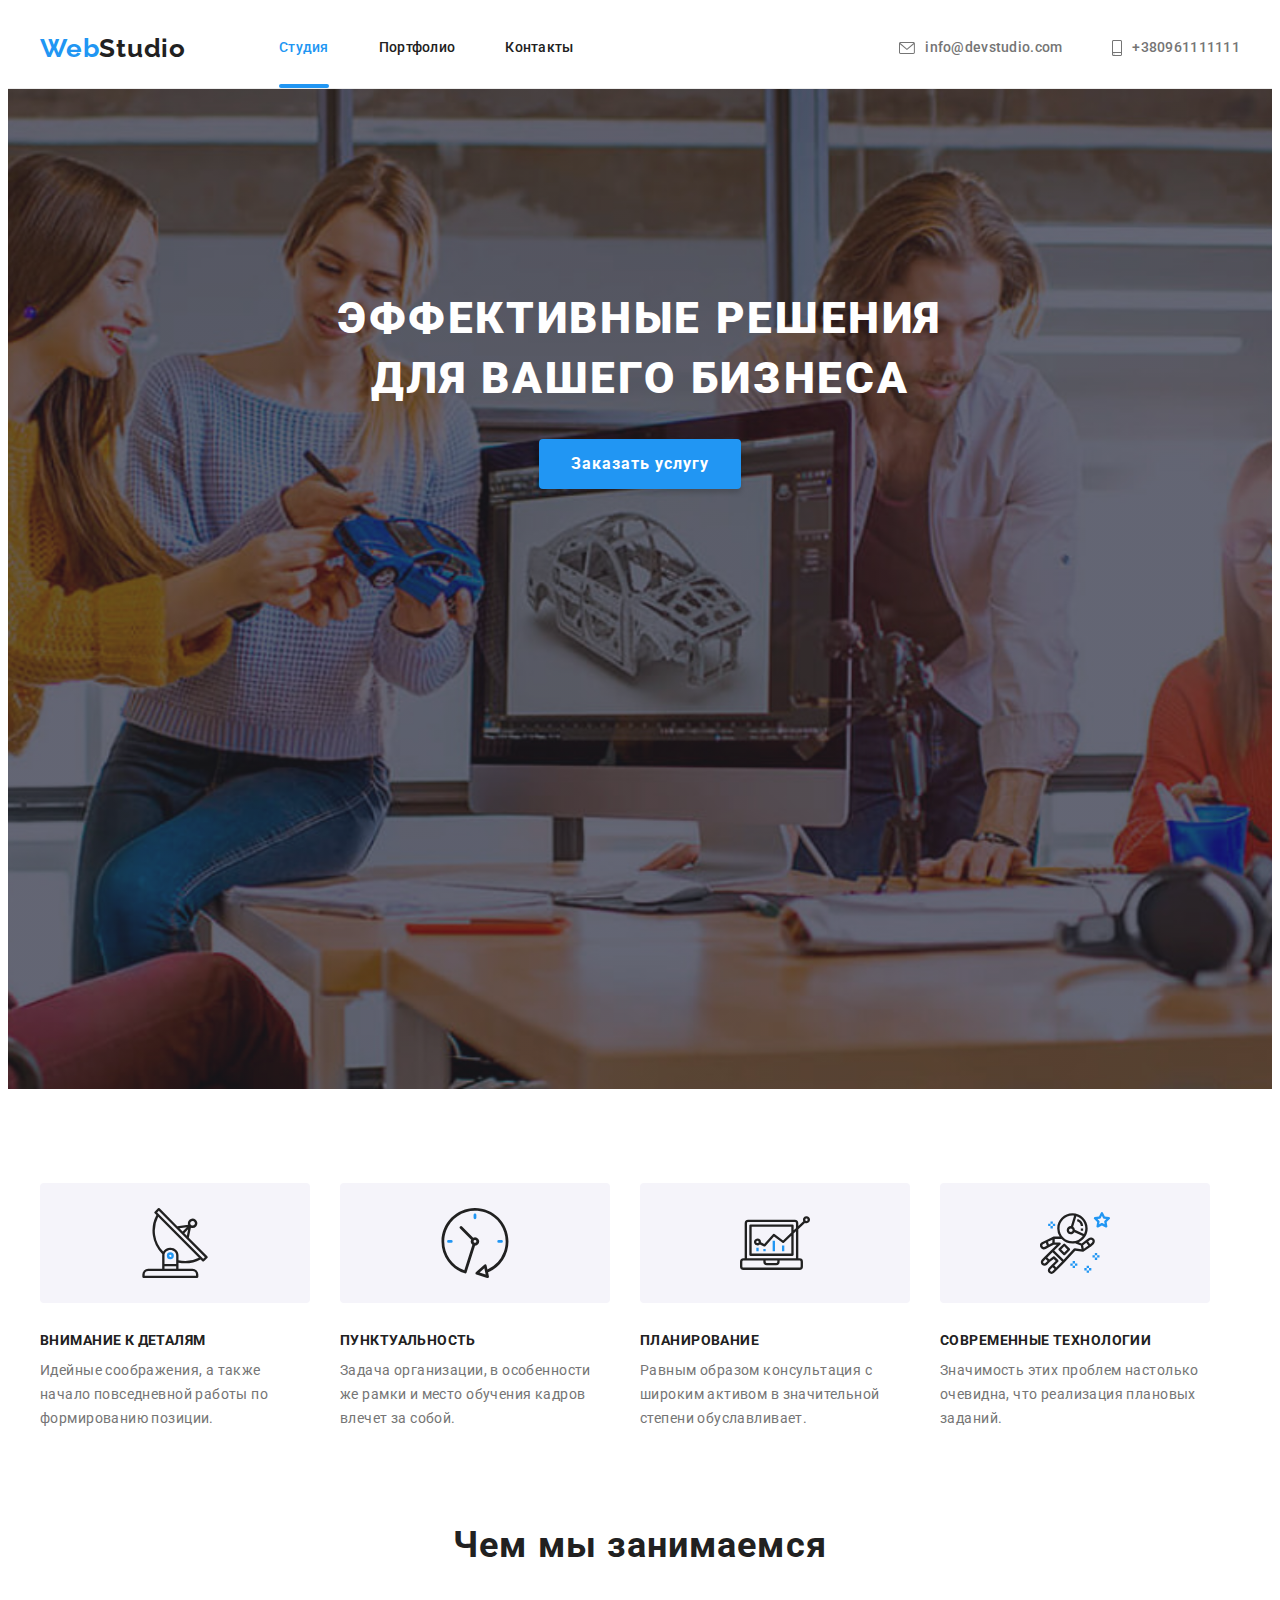
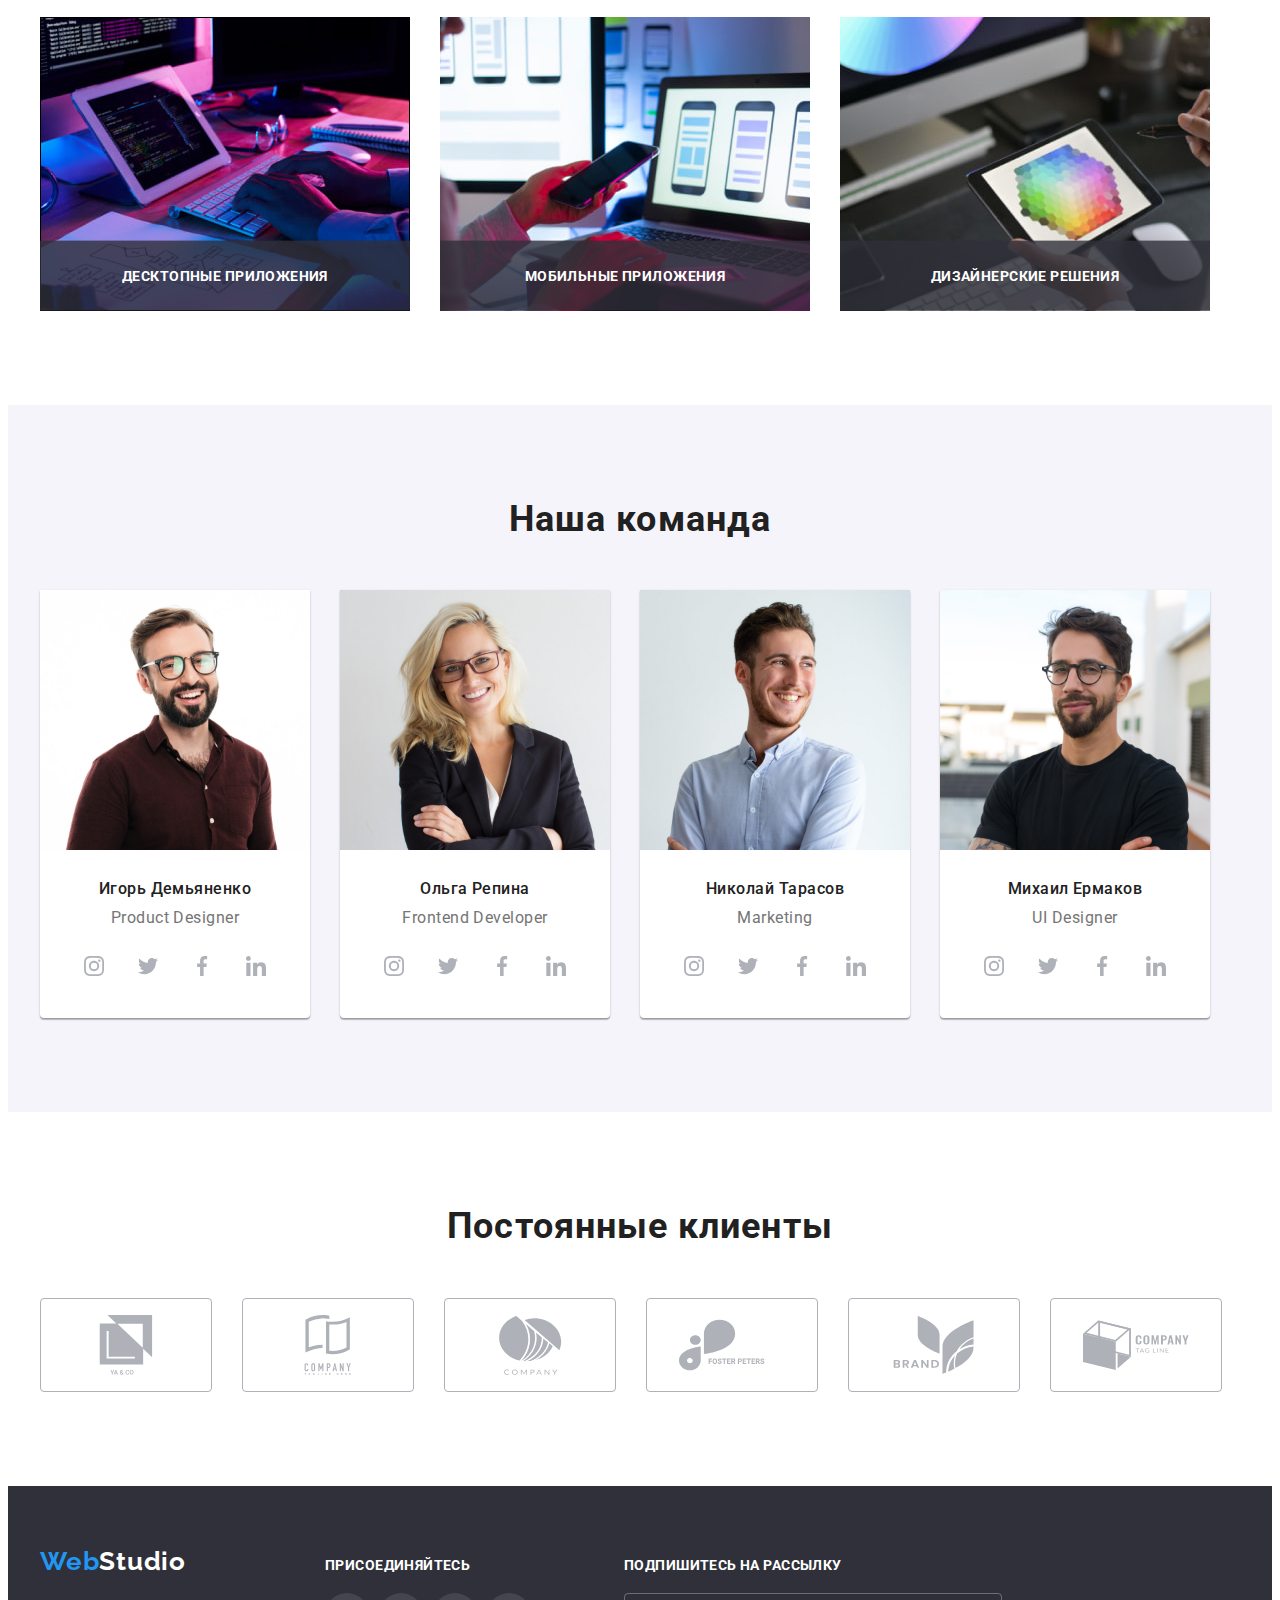
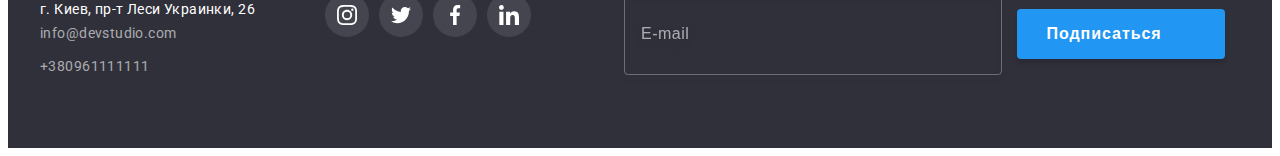
<file: index.html>
<!DOCTYPE html>
<html lang="ru">
  <head>
    <meta charset="UTF-8" />
    <meta http-equiv="X-UA-Compatible" content="IE=edge" />
    <meta name="viewport" content="width=device-width, initial-scale=1.0" />
    <title>Module 01 practice</title>

    <!-- Project fonts -->
    <link rel="preconnect" href="https://fonts.googleapis.com" />
    <link rel="preconnect" href="https://fonts.gstatic.com" crossorigin />
    <link
      href="https://fonts.googleapis.com/css2?family=Raleway:wght@700&family=Roboto:wght@400;500;700;900&display=swap"
      rel="stylesheet"
    />
    <!-- Modern-normalize -->
    <link
      rel="stylesheet"
      href="https://cdnjs.cloudflare.com/ajax/libs/modern-normalize/1.1.0/modern-normalize.min.css"
      integrity="sha512-wpPYUAdjBVSE4KJnH1VR1HeZfpl1ub8YT/NKx4PuQ5NmX2tKuGu6U/JRp5y+Y8XG2tV+wKQpNHVUX03MfMFn9Q=="
      crossorigin="anonymous"
      referrerpolicy="no-referrer"
    />
    <!-- Custom styles -->
    <link rel="stylesheet" href="./css/styles.css" />
  </head>
  <body>
    <!-- Шапка сайта (Header) -->
    <header class="header">
      <div class="container header__container">
        <a class="logo" href="index.html" lang="en">
          <span class="logo__accent">Web</span>Studio
        </a>

        <!-- Якорные ссылки -->
        <nav class="navigation">
          <ul class="navigation__list">
            <li class="navigation__item">
              <a class="link navigation__link current" href="index.html"
                >Студия</a
              >
            </li>
            <li class="navigation__item">
              <a class="link navigation__link" href="portfolio.html"
                >Портфолио</a
              >
            </li>
            <li class="navigation__item">
              <a class="link navigation__link" href="#">Контакты</a>
            </li>
          </ul>
        </nav>

        <ul class="header__group list">
          <li class="header__item">
            <a class="link header__mail" href="mailto:info@devstudio.com"
              ><svg class="header__icon" width="16" height="12">
                <use href="./img/icon.svg#icon-envelope"></use>
              </svg>
              info@devstudio.com</a
            >
          </li>
          <li class="header__item">
            <a class="link header__phone" href="tel:380961111111"
              ><svg class="header__icon" width="10" height="16">
                <use href="./img/icon.svg#icon-smartphone"></use>
              </svg>
              +380961111111</a
            >
          </li>
        </ul>
      </div>
    </header>

    <!-- Секция герой (Hero) -->
    <main>
      <section class="hero overlay">
        <div class="container hero__container">
          <h1 class="hero__title">
            Эффективные решения <br />
            для вашего бизнеса
          </h1>
          <button class="hero__button" type="button" data-modal-open>
            Заказать услугу
          </button>
        </div>
      </section>

      <!-- Modal window -->
      <div class="backdrop is-hidden" data-modal>
        <div class="modal-wrapper">
          <button data-modal-close class="modal-button" type="button">
            <svg class="modal-icon" width="11" height="11">
              <use href="./img/icon.svg#icon-Vector"></use>
            </svg>
          </button>

          <!-- Modal window form-->
          <strong class="modal-title"
            >Оставьте свои данные, мы вам перезвоним</strong
          >
          <form class="modal-form">
            <label class="modal-form__label" for="text">
              <span class="modal-form__text">Имя</span>
              <input
                class="modal-form__input"
                type="text"
                name="name"
                id="name"
              />
              <svg class="modal-form__icon" width="12" height="12">
                <use href="./img/icon.svg#icon-person-black-18dp-1"></use>
              </svg>
            </label>

            <label class="modal-form__label" for="tel">
              <span class="modal-form__text">Телефон</span>
              <input class="modal-form__input" type="tel" name="tel" id="tel" />
              <svg class="modal-form__icon" width="13" height="13">
                <use href="./img/icon.svg#icon-phone-black-18dp-1"></use>
              </svg>
            </label>

            <label class="modal-form__label" for="mail">
              <span class="modal-form__text">Почта</span>
              <input
                class="modal-form__input"
                type="text"
                name="mail"
                id="mail"
              />
              <svg class="modal-form__icon" width="15" height="12">
                <use href="./img/icon.svg#icon-email-black-18dp-1"></use>
              </svg>
            </label>

            <label class="modal-form__label" for="text">
              <span class="modal-form__text">Комментарий</span>
              <textarea
                class="modal-form__textarea"
                name="comment"
                placeholder="Введите текст"
              ></textarea>
            </label>

            <!-- Политика конфиденциальности (checkbox) -->
            <label class="modal-form__polisy" for="agree">
              <input
                class="modal-form__checkbox visually-hidden"
                type="checkbox"
                name="agree"
                value="agree"
                id="agree"
              />
              <span class="modal-form__checkbox">
                <svg class="modal-form__checkbox-icon" width="16" height="15">
                  <use href="./img/icon.svg#icon-Vector-1"></use>
                </svg>
              </span>
              <span class="modal-form__modal-form__polisy-text"
                >Соглашаюсь с рассылкой и принимаю
                <a href="" class="modal-form__polisy-text">Условия договора</a>
              </span>
            </label>
            <button class="modal-form__submit-buttom" type="submit">
              Отправить
            </button>
          </form>
        </div>
      </div>

      <!-- Особенности -->
      <section class="about">
        <div class="container about__container">
          <h2 hidden>Наши особенности</h2>
          <ul class="about__list">
            <li class="about__item">
              <div class="about__icon-background">
                <svg class="about__icon" width="70" height="70">
                  <use href="./img/icon.svg#icon-antenna1"></use>
                </svg>
              </div>
              <h3 class="about__title">Внимание к деталям</h3>
              <p class="about__benefits">
                Идейные соображения, а также начало повседневной работы по
                формированию позиции.
              </p>
            </li>
            <li class="about__item">
              <div class="about__icon-background">
                <svg class="about__icon" width="70" height="70">
                  <use href="./img/icon.svg#icon-clock1"></use>
                </svg>
              </div>
              <h3 class="about__title">Пунктуальность</h3>
              <p class="about__benefits">
                Задача организации, в особенности же рамки и место обучения
                кадров влечет за собой.
              </p>
            </li>
            <li class="about__item">
              <div class="about__icon-background">
                <svg class="about__icon" width="70" height="70">
                  <use href="./img/icon.svg#icon-diagram1"></use>
                </svg>
              </div>
              <h3 class="about__title">Планирование</h3>
              <p class="about__benefits">
                Равным образом консультация с широким активом в значительной
                степени обуславливает.
              </p>
            </li>
            <li class="about__item">
              <div class="about__icon-background">
                <svg class="about__icon" width="70" height="70">
                  <use href="./img/icon.svg#icon-astronaut1"></use>
                </svg>
              </div>
              <h3 class="about__title">Современные технологии</h3>
              <p class="about__benefits">
                Значимость этих проблем настолько очевидна, что реализация
                плановых заданий.
              </p>
            </li>
          </ul>
        </div>
      </section>

      <!-- Чем мы занимаемся -->
      <section class="lessons">
        <div class="container lessons__container">
          <h2 class="lessons__title">Чем мы занимаемся</h2>
          <ul class="lessons__list">
            <li class="lessons__item">
              <img
                class="lessons__img"
                src="./img/Img.title/img1.jpg"
                alt="руки на клавиатуре печатают код, он отображается на планшете"
                width="370"
                height="294"
              />
              <div class="lessons__text-picture">ДЕСКТОПНЫЕ ПРИЛОЖЕНИЯ</div>
            </li>
            <li class="lessons__item">
              <img
                class="lessons__img"
                src="./img/Img.title/img2.jpg"
                alt="руки держат телефон на фоне ноутбука"
                width="370"
                height="294"
              />
              <div class="lessons__text-picture">МОБИЛЬНЫЕ ПРИЛОЖЕНИЯ</div>
            </li>
            <li class="lessons__item">
              <img
                class="lessons__img"
                src="./img/Img.title/img3.jpg"
                alt="палитра цветов на экране планшета"
                width="370"
                height="294"
              />
              <div class="lessons__text-picture">ДИЗАЙНЕРСКИЕ РЕШЕНИЯ</div>
            </li>
          </ul>
        </div>
      </section>

      <!-- Наша команда -->
      <section class="team">
        <div class="container team__container">
          <h2 class="team__title">Наша команда</h2>
          <ul class="team__list">
            <li class="team__item">
              <img
                class="team__img"
                src="./img/Img.title/игорьдемьяненко.jpg"
                alt="Игорь Демьяненко"
                width="270"
                height="260"
              />
              <div class="team__text">
                <h3 class="team__name">Игорь Демьяненко</h3>
                <p class="team__position" lang="en">Product Designer</p>
                <ul class="team__socials-list">
                  <li class="team__socials-item">
                    <a
                      class="team__socials-link"
                      href=""
                      aria-label="иконка-Instagram"
                    >
                      <svg class="team__socials-icon" width="20" height="20">
                        <use href="./img/icon.svg#icon-instagram2"></use>
                      </svg>
                    </a>
                  </li>
                  <li class="team__socials-item">
                    <a
                      class="team__socials-link"
                      href=""
                      aria-label="иконка-Twitter"
                    >
                      <svg class="team__socials-icon" width="20" height="20">
                        <use href="./img/icon.svg#icon-twitter1"></use>
                      </svg>
                    </a>
                  </li>
                  <li class="team__socials-item">
                    <a
                      class="team__socials-link"
                      href=""
                      aria-label="иконка-Facebook"
                    >
                      <svg class="team__socials-icon" width="20" height="20">
                        <use href="./img/icon.svg#icon-facebook1"></use>
                      </svg>
                    </a>
                  </li>
                  <li class="team__socials-item">
                    <a
                      class="team__socials-link"
                      href=""
                      aria-label="иконка-Linkedin"
                    >
                      <svg class="team__socials-icon" width="20" height="20">
                        <use href="./img/icon.svg#icon-linkedin1"></use>
                      </svg>
                    </a>
                  </li>
                </ul>
              </div>
            </li>
            <li class="team__item">
              <img
                class="team__img"
                src="./img/Img.title/ольгарепина.jpg"
                alt="Ольга Репина"
                width="270"
                height="260"
              />
              <div class="team__text">
                <h3 class="team__name">Ольга Репина</h3>
                <p class="team__position" lang="en">Frontend Developer</p>
                <ul class="team__socials-list">
                  <li class="team__socials-item">
                    <a
                      class="team__socials-link"
                      href=""
                      aria-label="иконка-Instagram"
                    >
                      <svg class="team__socials-icon" width="20" height="20">
                        <use href="./img/icon.svg#icon-instagram2"></use>
                      </svg>
                    </a>
                  </li>
                  <li class="team__socials-item">
                    <a
                      class="team__socials-link"
                      href=""
                      aria-label="иконка-Twitter"
                    >
                      <svg class="team__socials-icon" width="20" height="20">
                        <use href="./img/icon.svg#icon-twitter1"></use>
                      </svg>
                    </a>
                  </li>
                  <li class="team__socials-item">
                    <a
                      class="team__socials-link"
                      href=""
                      aria-label="иконка-Facebook"
                    >
                      <svg class="team__socials-icon" width="20" height="20">
                        <use href="./img/icon.svg#icon-facebook1"></use>
                      </svg>
                    </a>
                  </li>
                  <li class="team__socials-item">
                    <a
                      class="team__socials-link"
                      href=""
                      aria-label="иконка-Linkedin"
                    >
                      <svg class="team__socials-icon" width="20" height="20">
                        <use href="./img/icon.svg#icon-linkedin1"></use>
                      </svg>
                    </a>
                  </li>
                </ul>
              </div>
            </li>
            <li class="team__item">
              <img
                class="team__img"
                src="./img/Img.title/николайтарасов.jpg"
                alt="Николай Тарасов"
                width="270"
                height="260"
              />
              <div class="team__text">
                <h3 class="team__name">Николай Тарасов</h3>
                <p class="team__position" lang="en">Marketing</p>
                <ul class="team__socials-list">
                  <li class="team__socials-item">
                    <a
                      class="team__socials-link"
                      href=""
                      aria-label="иконка-Instagram"
                    >
                      <svg class="team__socials-icon" width="20" height="20">
                        <use href="./img/icon.svg#icon-instagram2"></use>
                      </svg>
                    </a>
                  </li>
                  <li class="team__socials-item">
                    <a
                      class="team__socials-link"
                      href=""
                      aria-label="иконка-Twitter"
                    >
                      <svg class="team__socials-icon" width="20" height="20">
                        <use href="./img/icon.svg#icon-twitter1"></use>
                      </svg>
                    </a>
                  </li>
                  <li class="team__socials-item">
                    <a
                      class="team__socials-link"
                      href=""
                      aria-label="иконка-Facebook"
                    >
                      <svg class="team__socials-icon" width="20" height="20">
                        <use href="./img/icon.svg#icon-facebook1"></use>
                      </svg>
                    </a>
                  </li>
                  <li class="team__socials-item">
                    <a
                      class="team__socials-link"
                      href=""
                      aria-label="иконка-Linkedin"
                    >
                      <svg class="team__socials-icon" width="20" height="20">
                        <use href="./img/icon.svg#icon-linkedin1"></use>
                      </svg>
                    </a>
                  </li>
                </ul>
              </div>
            </li>
            <li class="team__item">
              <img
                class="team__img"
                src="./img/Img.title/михаилермаков.jpg"
                alt="Михаил Ермаков"
                width="270"
                height="260"
              />
              <div class="team__text">
                <h3 class="team__name">Михаил Ермаков</h3>
                <p class="team__position" lang="en">UI Designer</p>
                <ul class="team__socials-list">
                  <li class="team__socials-item">
                    <a
                      class="team__socials-link"
                      href=""
                      aria-label="иконка-Instagram"
                    >
                      <svg class="team__socials-icon" width="20" height="20">
                        <use href="./img/icon.svg#icon-instagram2"></use>
                      </svg>
                    </a>
                  </li>
                  <li class="team__socials-item">
                    <a
                      class="team__socials-link"
                      href=""
                      aria-label="иконка-Twitter"
                    >
                      <svg class="team__socials-icon" width="20" height="20">
                        <use href="./img/icon.svg#icon-twitter1"></use>
                      </svg>
                    </a>
                  </li>
                  <li class="team__socials-item">
                    <a
                      class="team__socials-link"
                      href=""
                      aria-label="иконка-Facebook"
                    >
                      <svg class="team__socials-icon" width="20" height="20">
                        <use href="./img/icon.svg#icon-facebook1"></use>
                      </svg>
                    </a>
                  </li>
                  <li class="team__socials-item">
                    <a
                      class="team__socials-link"
                      href=""
                      aria-label="иконка-Linkedin"
                    >
                      <svg class="team__socials-icon" width="20" height="20">
                        <use href="./img/icon.svg#icon-linkedin1"></use>
                      </svg>
                    </a>
                  </li>
                </ul>
              </div>
            </li>
          </ul>
        </div>
      </section>

      <!-- Постоянные клиенты -->
      <section class="clients">
        <div class="container clients__container">
          <h2 class="clients__title">Постоянные клиенты</h2>
          <ul class="clients__list">
            <li class="clients__item">
              <a href="" class="clients__link">
                <svg class="clients__icon" width="106" height="60">
                  <use href="./img/icon.svg#icon-client1"></use>
                </svg>
              </a>
            </li>
            <li class="clients__item">
              <a href="" class="clients__link">
                <svg class="clients__icon" width="106" height="60">
                  <use href="./img/icon.svg#icon-client2"></use>
                </svg>
              </a>
            </li>
            <li class="clients__item">
              <a href="" class="clients__link">
                <svg class="clients__icon" width="106" height="60">
                  <use href="./img/icon.svg#icon-client3"></use>
                </svg>
              </a>
            </li>
            <li class="clients__item">
              <a href="" class="clients__link">
                <svg class="clients__icon" width="106" height="60">
                  <use href="./img/icon.svg#icon-client4"></use>
                </svg>
              </a>
            </li>
            <li class="clients__item">
              <a href="" class="clients__link">
                <svg class="clients__icon" width="106" height="60">
                  <use href="./img/icon.svg#icon-client5"></use>
                </svg>
              </a>
            </li>
            <li class="clients__item">
              <a href="" class="clients__link">
                <svg class="clients__icon" width="106" height="60">
                  <use href="./img/icon.svg#icon-client6"></use>
                </svg>
              </a>
            </li>
          </ul>
        </div>
      </section>
    </main>

    <!-- Footer -->
    <footer class="footer">
      <div class="container footer__container">
        <div class="footer__contact">
          <a class="footer__logo" href="index.html" lang="en">
            <span class="logo__accent">Web</span>Studio</a
          >
          <address class="footer__address">
            г. Киев, пр-т Леси Украинки, 26
            <ul class="footer__group">
              <li class="footer__item">
                <a class="link footer__mail" href="mailto:info@devstudio.com"
                  >info@devstudio.com</a
                >
              </li>
              <li class="footer__item">
                <a class="link footer__phone" href="tel:380961111111"
                  >+380961111111</a
                >
              </li>
            </ul>
          </address>
        </div>
        <div class="footer__socials">
          <h3 class="footer__socials-title">Присоединяйтесь</h3>
          <ul class="footer__socials-list">
            <li class="footer__socials-item">
              <a href="" class="footer__socials-link">
                <svg class="footer__socials-icon" width="20" height="20">
                  <use href="./img/icon.svg#icon-instagram2"></use>
                </svg>
              </a>
            </li>
            <li class="footer__socials-item">
              <a href="" class="footer__socials-link">
                <svg class="footer__socials-icon" width="20" height="20">
                  <use href="./img/icon.svg#icon-twitter1"></use>
                </svg>
              </a>
            </li>
            <li class="footer__socials-item">
              <a href="" class="footer__socials-link">
                <svg class="footer__socials-icon" width="20" height="20">
                  <use href="./img/icon.svg#icon-facebook1"></use>
                </svg>
              </a>
            </li>
            <li class="footer__socials-item">
              <a href="" class="footer__socials-link">
                <svg class="footer__socials-icon" width="20" height="20">
                  <use href="./img/icon.svg#icon-linkedin1"></use>
                </svg>
              </a>
            </li>
          </ul>
        </div>
        <div class="footer__form">
          <h3 class="footer__form-title">Подпишитесь на рассылку</h3>
          <form class="footer__mail-form">
            <label>
              <input
                class="footer__mail-input"
                type="email"
                name="email"
                placeholder="E-mail"
              />
            </label>
            <button class="footer__mail-submit" type="submit">
              <span class="footer__mail-button"
                >Подписаться
                <svg class="footer__mail-icon" width="24" height="24">
                  <use href="./img/icon.svg#icon-icon-send"></use>
                </svg>
              </span>
            </button>
          </form>
        </div>
      </div>
    </footer>
    <script src="./js/modal.js"></script>
  </body>
</html>
</file>
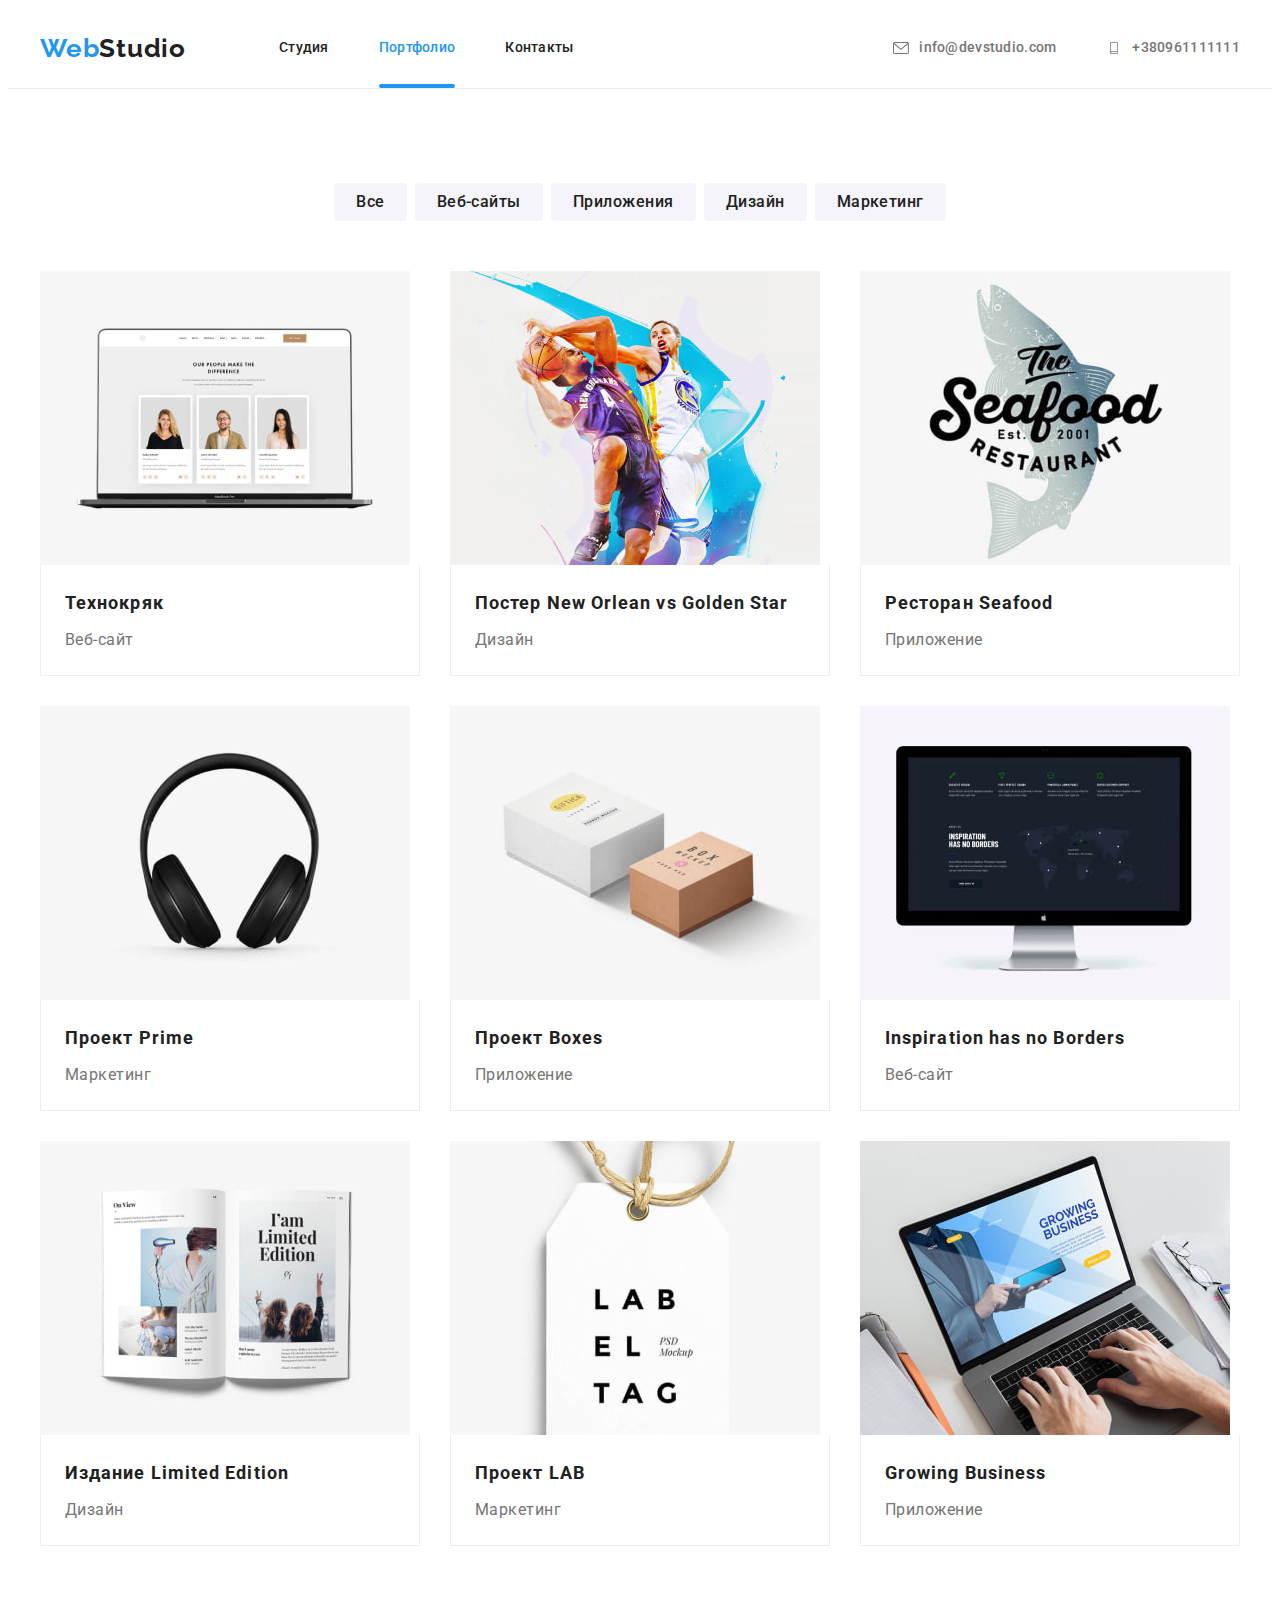
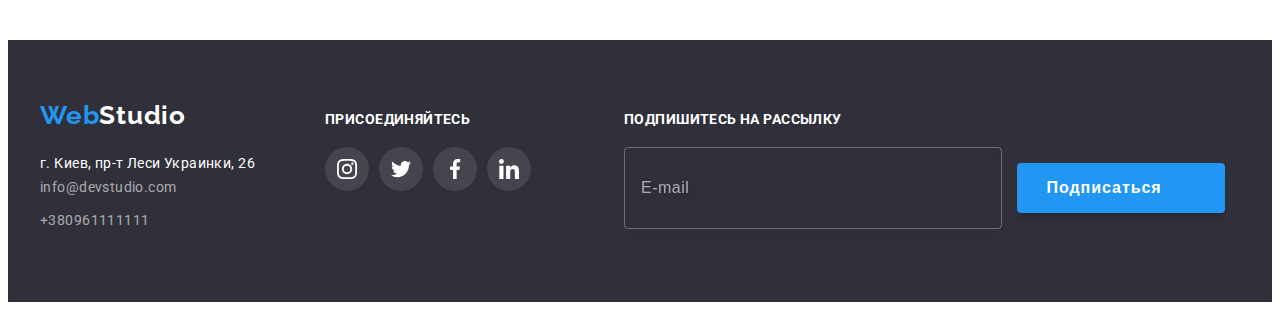
<file: portfolio.html>
<!DOCTYPE html>
<html lang="ru">
  <head>
    <meta charset="UTF-8" />
    <meta http-equiv="X-UA-Compatible" content="IE=edge" />
    <meta name="viewport" content="width=device-width, initial-scale=1.0" />
    <title>Portfolio</title>

    <!-- Project fonts -->
    <link rel="preconnect" href="https://fonts.googleapis.com" />
    <link rel="preconnect" href="https://fonts.gstatic.com" crossorigin />
    <link
      href="https://fonts.googleapis.com/css2?family=Raleway:wght@700&family=Roboto:wght@400;500;700;900&display=swap"
      rel="stylesheet"
    />
    <!-- Modern-normalize -->
    <link
      rel="stylesheet"
      href="https://cdnjs.cloudflare.com/ajax/libs/modern-normalize/1.1.0/modern-normalize.min.css"
      integrity="sha512-wpPYUAdjBVSE4KJnH1VR1HeZfpl1ub8YT/NKx4PuQ5NmX2tKuGu6U/JRp5y+Y8XG2tV+wKQpNHVUX03MfMFn9Q=="
      crossorigin="anonymous"
      referrerpolicy="no-referrer"
    />
    <!-- Custom styles -->
    <link rel="stylesheet" href="./css/styles.css" />
  </head>
  <body>
    <!-- Header -->
    <header class="header">
      <div class="container header__container">
        <a class="logo" href="index.html" lang="en">
          <span class="logo__accent">Web</span>Studio
        </a>
        <nav class="navigation">
          <ul class="navigation__list">
            <li class="navigation__item">
              <a class="link navigation__link" href="index.html">Студия</a>
            </li>
            <li class="navigation__item">
              <a class="link navigation__link current" href="portfolio.html"
                >Портфолио</a
              >
            </li>
            <li class="navigation__item">
              <a class="link navigation__link" href="#">Контакты</a>
            </li>
          </ul>
        </nav>
        

        <ul class="header__group list">
          <li class="header__item">
            <a class="link header__mail" href="mailto:info@devstudio.com"
              ><svg class="header__icon" width="16" height="12">
                <use href="./img/icon.svg#icon-envelope"></use>
              </svg>
              info@devstudio.com</a
            >
          </li>
          <li class="header__item">
            <a class="link header__phone" href="tel:380961111111"
              ><svg class="header__icon" width="16" height="12">
                <use href="./img/icon.svg#icon-smartphone"></use>
              </svg>
              +380961111111</a
            >
          </li>
        </ul>
      </div>
    </header>

    <!-- Filters -->
    <main>
      <section class="filters">
        <div class="container filters__container">
          <h1 hidden class="filters__title">Наши проекты</h1>
          <ul class="filters__list">
            <li class="filters__item">
              <button class="button filters__button" type="button">Все</button>
            </li>
            <li class="filters__item">
              <button class="button filters__button" type="button">
                Веб-сайты
              </button>
            </li>
            <li class="filters__item">
              <button class="button filters__button" type="button">
                Приложения
              </button>
            </li>
            <li class="filters__item">
              <button class="button filters__button" type="button">
                Дизайн
              </button>
            </li>
            <li class="filters__item">
              <button class="button filters__button" type="button">
                Маркетинг
              </button>
            </li>
          </ul>

          <!-- Projects -->

          <ul class="projects__list">
            <li class="projects__item">
              <a href="" class="projects__link">
                <div class="projects__overlay">
                  <img
                    class="projects__img"
                    src="./img/img.portfolio/project1.jpg"
                    alt="Экран Макбука с изображением людей в отдельных карточках"
                    width="370"
                    height="294"
                  />
                  <p class="projects__text-portfolio">
                    Ресурс предлагает комплексные предложения с разным уровнем
                    функционала и сервисов. Все это позволит посетителю получить
                    исчерпывающие сведения о компании или частном лице.
                  </p>
                </div>
                <div class="projects__text">
                  <h2 class="projects__name">Технокряк</h2>
                  <p class="projects__position">Веб-сайт</p>
                </div>
              </a>
            </li>
            <li class="projects__item">
              <a href="" class="projects__link">
                <div class="projects__overlay">
                  <img
                    class="projects__img"
                    src="./img/img.portfolio/project2.jpg"
                    alt="Баскетболисты борятся за мяч"
                    width="370"
                    height="294"
                  />
                  <p class="projects__text-portfolio">
                    Ресурс предлагает комплексные предложения с разным уровнем
                    функционала и сервисов. Все это позволит посетителю получить
                    исчерпывающие сведения о компании или частном лице.
                  </p>
                </div>
                <div class="projects__text">
                  <h2 class="projects__name">
                    Постер New Orlean vs Golden Star
                  </h2>
                  <p class="projects__position">Дизайн</p>
                </div>
              </a>
            </li>
            <li class="projects__item">
              <a href="" class="projects__link">
                <div class="projects__overlay">
                  <img
                    class="projects__img"
                    src="./img/img.portfolio/project3.jpg"
                    alt="Логотип ресторана"
                    width="370"
                    height="294"
                  />
                  <p class="projects__text-portfolio">
                    Ресурс предлагает комплексные предложения с разным уровнем
                    функционала и сервисов. Все это позволит посетителю получить
                    исчерпывающие сведения о компании или частном лице.
                  </p>
                </div>
                <div class="projects__text">
                  <h2 class="projects__name">Ресторан Seafood</h2>
                  <p class="projects__position">Приложение</p>
                </div>
              </a>
            </li>
            <li class="projects__item">
              <a href="" class="projects__link">
                <div class="projects__overlay">
                  <img
                    class="projects__img"
                    src="./img/img.portfolio/project4.jpg"
                    alt="Наушники"
                    width="370"
                    height="294"
                  />
                  <p class="projects__text-portfolio">
                    Ресурс предлагает комплексные предложения с разным уровнем
                    функционала и сервисов. Все это позволит посетителю получить
                    исчерпывающие сведения о компании или частном лице.
                  </p>
                </div>
                <div class="projects__text">
                  <h2 class="projects__name">Проект Prime</h2>
                  <p class="projects__position">Маркетинг</p>
                </div>
              </a>
            </li>
            <li class="projects__item">
              <a href="" class="projects__link">
                <div class="projects__overlay">
                  <img
                    class="projects__img"
                    src="./img/img.portfolio/project5.jpg"
                    alt="Две закрытые коробочки"
                    width="370"
                    height="294"
                  />
                  <p class="projects__text-portfolio">
                    Ресурс предлагает комплексные предложения с разным уровнем
                    функционала и сервисов. Все это позволит посетителю получить
                    исчерпывающие сведения о компании или частном лице.
                  </p>
                </div>
                <div class="projects__text">
                  <h2 class="projects__name">Проект Boxes</h2>
                  <p class="projects__position">Приложение</p>
                </div>
              </a>
            </li>
            <li class="projects__item">
              <a href="" class="projects__link">
                <div class="projects__overlay">
                  <img
                    class="projects__img"
                    src="./img/img.portfolio/project6.jpg"
                    alt="Монитор с изображение карты мира"
                    width="370"
                    height="294"
                  />
                  <p class="projects__text-portfolio">
                    Ресурс предлагает комплексные предложения с разным уровнем
                    функционала и сервисов. Все это позволит посетителю получить
                    исчерпывающие сведения о компании или частном лице.
                  </p>
                </div>
                <div class="projects__text">
                  <h2 class="projects__name">Inspiration has no Borders</h2>
                  <p class="projects__position">Веб-сайт</p>
                </div>
              </a>
            </li>
            <li class="projects__item">
              <a href="" class="projects__link">
                <div class="projects__overlay">
                  <img
                    class="projects__img"
                    src="./img/img.portfolio/project7.jpg"
                    alt="Журнал в открытом виде"
                    width="370"
                    height="294"
                  />
                  <p class="projects__text-portfolio">
                    Ресурс предлагает комплексные предложения с разным уровнем
                    функционала и сервисов. Все это позволит посетителю получить
                    исчерпывающие сведения о компании или частном лице.
                  </p>
                </div>
                <div class="projects__text">
                  <h2 class="projects__name">Издание Limited Edition</h2>
                  <p class="projects__position">Дизайн</p>
                </div>
              </a>
            </li>
            <li class="projects__item">
              <a href="" class="projects__link">
                <div class="projects__overlay">
                  <img
                    class="projects__img"
                    src="./img/img.portfolio/project8.jpg"
                    alt="Бирка с надписью"
                    width="370"
                    height="294"
                  />
                  <p class="projects__text-portfolio">
                    Ресурс предлагает комплексные предложения с разным уровнем
                    функционала и сервисов. Все это позволит посетителю получить
                    исчерпывающие сведения о компании или частном лице.
                  </p>
                </div>
                <div class="projects__text">
                  <h2 class="projects__name">Проект LAB</h2>
                  <p class="projects__position">Маркетинг</p>
                </div>
              </a>
            </li>
            <li class="projects__item">
              <a href="" class="projects__link">
                <div class="projects__overlay">
                  <img
                    class="projects__img"
                    src="./img/img.portfolio/project9.jpg"
                    alt="Руки на клавиатуре набирают текст"
                    width="370"
                    height="294"
                  />
                  <p class="projects__text-portfolio">
                    Ресурс предлагает комплексные предложения с разным уровнем
                    функционала и сервисов. Все это позволит посетителю получить
                    исчерпывающие сведения о компании или частном лице.
                  </p>
                </div>
                <div class="projects__text">
                  <h2 class="projects__name">Growing Business</h2>
                  <p class="projects__position">Приложение</p>
                </div>
              </a>
            </li>
          </ul>
        </div>
      </section>
    </main>

    <!-- Footer -->
    <footer class="footer">
      <div class="container footer__container">
        <div class="footer__contact">
          <a class="footer__logo" href="index.html" lang="en">
            <span class="logo__accent">Web</span>Studio</a
          >
          <address class="footer__address">
            г. Киев, пр-т Леси Украинки, 26

            <ul class="footer__group">
              <li class="footer__item">
                <a class="link footer__mail" href="mailto:info@devstudio.com"
                  >info@devstudio.com</a
                >
              </li>
              <li class="footer__item">
                <a class="link footer__phone" href="tel:380961111111"
                  >+380961111111</a
                >
              </li>
            </ul>
          </address>
        </div>
        <div class="footer__socials">
          <h3 class="footer__socials-title">Присоединяйтесь</h3>
          <ul class="footer__socials-list">
            <li class="footer__socials-item">
              <a href="" class="footer__socials-link">
                <svg class="footer__socials-icon" width="20" height="20">
                  <use href="./img/icon.svg#icon-instagram2"></use>
                </svg>
              </a>
            </li>
            <li class="footer__socials-item">
              <a href="" class="footer__socials-link">
                <svg class="footer__socials-icon" width="20" height="20">
                  <use href="./img/icon.svg#icon-twitter1"></use>
                </svg>
              </a>
            </li>
            <li class="footer__socials-item">
              <a href="" class="footer__socials-link">
                <svg class="footer__socials-icon" width="20" height="20">
                  <use href="./img/icon.svg#icon-facebook1"></use>
                </svg>
              </a>
            </li>
            <li class="footer__socials-item">
              <a href="" class="footer__socials-link">
                <svg class="footer__socials-icon" width="20" height="20">
                  <use href="./img/icon.svg#icon-linkedin1"></use>
                </svg>
              </a>
            </li>
          </ul>
        </div>
        <div class="footer__form">
          <h3 class="footer__form-title">Подпишитесь на рассылку</h3>
          <form class="footer__mail-form">
            <label>
              <input
                class="footer__mail-input"
                type="email"
                name="email"
                placeholder="E-mail"
              />
            </label>
            <button class="footer__mail-submit" type="submit">
              <span class="footer__mail-button"
                >Подписаться

                <svg class="footer__mail-icon" width="24" height="24">
                  <use href="./img/icon.svg#icon-icon-send"></use>
                </svg>
              </span>
            </button>
          </form>
        </div>
      </div>
    </footer>
  </body>
</html>
</file>
<file: css/styles.css>
:root {
  --main-font: Roboto, sans-serif;
  --secondary-font: Raleway, sans-sefir;

  /* --text-color */
  --accent-color: #2196f3;
  --main-text-color: #757575;
  --secondary-text-color: #212121;

  /* --background-color */
  --main-background-color: #ffffff;
  --secondary-background-color: #f5f4fa;
  --dark-background-color: #2f303a;

  /* icon-color */
  --icon-color: #afb1b8;

  /* animation */
  --timing-function: cubic-bezier(0.4, 0, 0.2, 1);
}

body {
  font-family: var(--main-font);
  font-size: 14px;
  line-height: 1.71;
  letter-spacing: 0.03em;

  color: var(--main-text-color);
}

h1,
h2,
h3,
h4,
h5,
h6,
p {
  margin: 0;
}

img {
  display: block;
  max-width: 100%;
  height: auto;
}

.container {
  width: 1200px;
  padding-left: 15px;
  padding-right: 15px;
  margin-left: auto;
  margin-right: auto;
}

.link {
  text-decoration: none;
  color: currentColor;
}

.button {
  font-family: inherit;
  color: currentColor;
}

section {
  padding-top: 94px;
  padding-bottom: 94px;
}

.navigation__list,
.header__group,
.about__list,
.lessons__list,
.team__list,
.clients__list,
.team__socials-item,
.filters__list,
.projects__list,
.footer__socials-item,
.footer__group {
  list-style-type: none;
  margin: 0;
  padding: 0;
}

/*
==============================
| Шапка сайта (Header) 
==============================
*/

.header {
  display: flex;
  align-items: center;
  background-color: var(--main-background-color);
  border-bottom: 1px solid #ececec;
}

.header__container {
  display: flex;
  align-items: center;
}

.logo {
  margin-right: 93px;

  font-family: "Raleway";
  font-weight: 700;
  font-size: 26px;
  line-height: 1.19;
  letter-spacing: 0.03em;
  text-decoration: none;
  color: #212121;
}

.logo__accent {
  color: var(--accent-color);
}

/* < !-- Якорные ссылки --> */
.navigation {
  display: flex;
  align-items: center;
  margin-right: 305px;
}

.navigation__list {
  display: flex;
  align-items: center;
}

.navigation__list .navigation__item+.navigation__item {
  margin-left: 50px;
}

.navigation__link {
  display: block;
  padding-top: 32px;
  padding-bottom: 32px;
  display: block;

  color: var(--secondary-text-color);
  font-weight: 500;
  font-size: 14px;
  line-height: 1.14;
  letter-spacing: 0.02em;

  transition: color 250ms var(--timing-function);
}

.navigation__link:hover,
.navigation__link:focus {
  color: var(--accent-color);
}

.navigation__link.current {
  color: var(--accent-color);
  position: relative;
}

.navigation__link.current::after {
  content: "";

  left: 0;
  bottom: 0;

  position: absolute;

  display: block;

  width: 100%;
  height: 4px;

  border-radius: 2px;
  background-color: var(--accent-color);
}



.header__group {
  display: flex;
  margin-left: auto;
}

.header__group .header__item + .header__item {
  margin-left: 50px;
}

.header__mail,
.header__phone {
  padding-top: 32px;
  padding-bottom: 32px;
  display: block;

  font-weight: 500;
  font-size: 14px;
  line-height: 1.14;
  letter-spacing: 0.02em;
  color: var(--main-text-color);

  transition: color 250ms var(--timing-function);
}

.header__mail:hover,
.header__mail:focus,
.header__phone:hover,
.header__phone:focus {
  color: var(--accent-color);
}

/* icon */
.header__group {
  display: flex;
  align-items: center;
  justify-content: center;
}

.header__mail,
.header__phone {
  display: flex;
  align-items: center;

  color: var(--main-text-color);
}

.header__icon {
  margin-right: 10px;
  fill: currentColor;
}



/*
==============================
| Секция герой (Hero)
==============================
*/

/* overlay */
.overlay {
  padding-top: 200px;
  max-width: 1600px;
  height: 600px;
  margin-left: auto;
  margin-right: auto;

  background-image: linear-gradient(
      to right,
      rgba(47, 48, 58, 0.4),
      rgba(47, 48, 58, 0.4)
    ),
    url(../img/background.jpg);

  background-size: cover;
  background-repeat: no-repeat;
  background-position: center;
}

.hero {
  padding-top: 200px;
  padding-bottom: 200px;

  background-color: var(--dark-background-color);
}

.hero__container {
  text-align: center;
}

.hero__title {
  margin-bottom: 30px;

  font-weight: 900;
  font-size: 44px;
  line-height: 1.36;

  text-align: center;
  letter-spacing: 0.06em;
  text-transform: uppercase;

  color: var(--main-background-color);
}

.hero__button {
  display: inline-block;
  padding: 10px 32px;

  min-width: 200px;

  font-family: inherit;
  font-weight: 700;
  font-size: 16px;
  line-height: 1.88;
  letter-spacing: 0.06em;
  cursor: pointer;

  color: var(--main-background-color);
  background-color: var(--accent-color);

  box-shadow: 0px 4px 4px rgba(0, 0, 0, 0.15);
  border: none;
  border-radius: 4px;

  transition: background-color 250ms var(--timing-function);
}

.hero__button:hover {
  color: var(--main-background-color);
  background-color: var(--accent-color);
}

.button {
  font-family: inherit;
  font-weight: 500;
  font-size: 16px;
  line-height: 1.62;
  text-align: center;
  letter-spacing: 0.03em;
  cursor: pointer;
  border: none;

  color: #212121;
  background-color: #f5f4fa;

  transition: color 250ms var(--timing-function),
    background-color 250ms var(--timing-function),
    box-shadow 250ms var(--timing-function);
}

.button:hover,
.button:focus {
  background-color: var(--accent-color);
  color: var(--main-background-color);

  box-shadow: 0px 3px 1px rgba(0, 0, 0, 0.1), 0px 1px 2px rgba(0, 0, 0, 0.08),
    0px 2px 2px rgba(0, 0, 0, 0.12);
  border-radius: 4px;
}

/*
==============================
| Modal-wibdow
==============================
*/
.backdrop {
  width: 100%;
  height: 100%;
  position: fixed;
  top: 0;
  left: 0;

  background-color: rgba(0, 0, 0, 0.2);
  opacity: 1;

  transition: opacity 250ms var(--timing-function),
    visibility 250ms var(--timing-function);
}

.modal-wrapper {
  width: 528px;
  height: 581px;
  position: absolute;

  padding: 40px;

  background-color: var(--main-background-color);

  top: 50%;
  left: 50%;
  border-radius: 4px;

  transform: translate(-50%, -50%);

  transition: transform 250ms var(--timing-function);
}

.modal-button {
  align-items: center;
  justify-content: center;
  display: flex;

  width: 30px;
  height: 30px;
  position: absolute;
  top: 8px;
  right: 8px;
  background-color: transparent;
  border: 1px solid rgba(0, 0, 0, 0.2);
  border-radius: 50%;
  cursor: pointer;

  transition: border-color 250ms var(--timing-function),
    fill 250ms var(--timing-function);
}

.modal-button:hover,
.modal-button:focus {
  border-color: var(--accent-color);
  fill: var(--accent-color);
}

.backdrop.is-hidden {
  opacity: 0;
  visibility: hidden;
  pointer-events: none;
}

/*
==============================
| Modal window form
==============================
*/
.modal-title {
margin-bottom: 12px;

  display: flex;
  justify-content: center;
  text-align: center;

  font-weight: 700;
  font-size: 20px;
  line-height: 1.15;
  letter-spacing: 0.03em;

  color: var(--secondary-text-color);
}

.modal-form {
  text-align: center;
}

.modal-form__label {
  display: block;
  position: relative;
  text-align: left;

  margin-bottom: 10px;

  transition: fill 250ms var(--timing-function);
}

.modal-form__label:hover,
.modal-form__label:focus {
  fill: var(--accent-color);
}

.modal-form__text {
  display: block;
  padding-bottom: 4px;
  text-align: left;

  font-size: 12px;
  line-height: 1.16;
  letter-spacing: 0.01em;
}

.modal-form__input {
  width: 100%;
  height: 40px;

  margin-bottom: 10px;

  padding-top: 12px;
  padding-bottom: 12px;
  padding-left: 42px;

  border: 1px solid rgba(33, 33, 33, 0.2);
  border-radius: 4px;

  transition: border-color 250ms var(--timing-function);
}

.modal-form__input:hover,
.modal-form__input:focus {
  border-color: var(--accent-color);
}

.modal-form__icon {
  position: absolute;
  top: 31px;
  left: 12px;
}

.modal-form__textarea {
  display: block;
  width: 100%;
  min-height: 120px;

  padding-top: 16px;
  padding-left: 12px;

  resize: none;
  outline: none;

  border: 1px solid rgba(33, 33, 33, 0.2);
  border-radius: 4px;

  transition: border-color 250ms var(--timing-function);
}

.modal-form__textarea::placeholder {
  font-size: 14px;
  line-height: 1.14;
  letter-spacing: 0.01em;

  color: rgba(117, 117, 117, 0.5);
}

.modal-form__textarea:hover,
.modal-form__textarea:focus {
  border-color: var(--accent-color);
}

.modal-form__polisy {
  display: flex;
  align-items: center;
}

.modal-form__polisy-text {
  color: var(--accent-color);
}

.visually-hidden {
  position: absolute;
  white-space: nowrap;

  width: 1px;
  height: 1px;

  margin: -1px;
  padding: 0;

  overflow: hidden;
  border: 0;

  clip: rect(0 0 0 0);
  clip-path: inset(50%);
}

.modal-form__checkbox {
  display: flex;
  align-items: center;
  justify-content: center;

  margin-right: 7px;

  border: 2px solid var(--secondary-text-color);
  outline-offset: -2px;
  border-radius: 2px;

  background-color: transparent;

  transition: background-color 250ms var(--timing-function);
}

.modal-form__checkbox:checked + .modal-form__checkbox {
  background-color: var(--accent-color);
}

.modal-form__checkbox:focus + .modal-form__checkbox {
  border-color: var(--accent-color);
  outline: transparent;
}

.modal-form__checkbox-icon {
  opacity: 0;
  fill: var(--main-background-color);

  transition: opacity 250ms var(--timing-function);
}

.modal-form__checkbox:checked + .modal-form__checkbox .modal-form__checkbox-icon {
  opacity: 1;
}

.modal-form__submit-buttom {
  min-width: 200px;

  margin-top: 30px;
  padding: 10px 58px;

  font-weight: 700;
  font-size: 16px;
  line-height: 1.87;
  letter-spacing: 0.06em;

  text-align: center;

  color: #ffffff;
  background-color: var(--accent-color);

  border: none;
  cursor: pointer;

  box-shadow: 0px 4px 4px rgba(0, 0, 0, 0.15);
  border-radius: 4px;

  transition: background-color 250ms var(--timing-function);
}

.modal-form__submit-buttom:hover,
.modal-form__submit-buttom:focus {
  background-color: #188ce8;
}

/*
==============================
| Особенности
==============================
*/
.about__list {
  display: flex;
}

.about__item {
  width: 270px;
  margin-right: 30px;
}

.about__item:last-child {
  margin-right: 0;
}

.about__title {
  margin-bottom: 10px;

  font-weight: 700;
  font-size: 14px;
  line-height: 1.14;
  letter-spacing: 0.03em;
  text-transform: uppercase;
  color: var(--secondary-text-color);
}

/* icon */
.about__icon-background {
  margin-bottom: 30px;

  height: 120px;

  display: flex;
  align-items: center;
  justify-content: center;

  border-radius: 4px;

  background-color: #f5f4fa;
}

/*
==============================
| Чем мы занимаемся
==============================
*/
.lessons {
  padding-top: 0;
}

.lessons__list {
  display: flex;
}

.lessons__item {
  width: 370px;
  margin-right: 30px;

  position: relative;
}

.lessons__item:last-child {
  margin-right: 0;
}

.lessons__title {
  margin-bottom: 50px;

  text-align: center;
  font-weight: 700;
  font-size: 36px;
  line-height: 1.16;
  letter-spacing: 0.03em;
  color: var(--secondary-text-color);
}

.lessons__text-picture {
  position: absolute;
  display: flex;
  width: 100%;
  padding-top: 27px;
  padding-bottom: 27px;
  justify-content: center;
  align-items: center;

  color: var(--main-background-color);
  background-color: rgba(47, 48, 58, 0.8);

  font-weight: 700;
  font-size: 14px;
  line-height: 1.17;

  transform: translate(0px, -100%);
}
/*
==============================
| Наша команда
==============================
*/
.team {
  background-color: var(--secondary-background-color);
}

.team__title {
  margin-bottom: 50px;
  text-align: center;

  font-weight: 700;
  font-size: 36px;
  line-height: 1.16;
  letter-spacing: 0.03em;
  color: var(--secondary-text-color);
}

.team__list {
  display: flex;
}

.team__item {
  width: 270;
  margin-right: 30px;

  background-color: var(--main-background-color);

  box-shadow: 0px 1px 3px rgba(0, 0, 0, 0.12), 0px 1px 1px rgba(0, 0, 0, 0.14),
    0px 2px 1px rgba(0, 0, 0, 0.2);
  border-radius: 0px 0px 4px 4px;
}

.team__item:last-child {
  margin-right: 0;
}

.team__text {
  padding-top: 30px;
  padding-bottom: 30px;
}

.team__name {
  margin-bottom: 10px;
  font-weight: 500;
  font-size: 16px;
  line-height: 1.18;
  text-align: center;
  letter-spacing: 0.03em;
  color: var(--secondary-text-color);
}

.team__position {
  margin-bottom: 16px;
  font-size: 16px;
  line-height: 1.18;
  text-align: center;
  letter-spacing: 0.03em;
}

/* icons */
.socials {
  display: flex;
  align-items: center;
  justify-content: center;
}

.team__socials-link {
  display: flex;
  align-items: center;
  justify-content: center;

  width: 44px;
  height: 44px;

  background-color: #ffffff;
  color: #303030;

  border-radius: 50%;

  transition: background-color 250ms var(--timing-function);
}

.team__socials-list {
  padding: 0;

  display: flex;
  align-items: center;
  justify-content: center;
}

.team__socials-item {
  margin-right: 10px;
}

.team__socials-item:last-child {
  margin-right: 0px;
}

.team__socials-link:hover,
.team__socials-link:focus {
  background-color: #2196f3;
}

.team__socials-icon {
  fill: var(--icon-color);
  transition: fill 250ms var(--timing-function);
}

.team__socials-link:hover .team__socials-icon,
.team__socials-link:focus .team__socials-icon {
  fill: #ffffff;
}


/*
==============================
| Постоянные клиенты
==============================
*/
.clients__title {
  margin-bottom: 50px;

  font-style: normal;
  font-weight: 700;
  font-size: 36px;
  line-height: 1.16;
  text-align: center;
  letter-spacing: 0.03em;

  color: var(--secondary-text-color);
}

.clients__list {
  display: flex;
}

.clients__item {
  margin-right: 30px;
}

.clients__item:last-child {
  margin-right: 0;
}

.clients__link {
  width: 170px;
  height: 92px;
  display: flex;
  align-items: center;
  justify-content: center;
  cursor: pointer;

  border: 1px solid var(--icon-color);
  border-radius: 4px;

  fill: var(--icon-color);

  transition: border 250ms var(--timing-function),
    fill 250ms var(--timing-function);
}

.clients__link:hover,
.clients__link:focus {
  fill: var(--accent-color);
  border: 1px solid var(--accent-color);
}
/*
==============================
| Подвал (Footer)
==============================
*/
.footer {
  padding-top: 60px;
  padding-bottom: 60px;
  background-color: #2f303a;
}

.footer__container {
  display: flex;
  align-items: center;
  align-items: baseline;
}

.footer__logo {
  display: inline-block;
  font-family: "Raleway";
  font-style: normal;
  font-weight: 700;
  font-size: 26px;
  line-height: 1.19;
  letter-spacing: 0.03em;
  text-decoration: none;
  color: #ffffff;
}

.footer__address {
  margin-top: 20px;
  margin-bottom: 9px;

  font-style: normal;
  font-size: 14px;
  line-height: 1.71;
  letter-spacing: 0.03em;
  color: #ffffff;
}

.footer__mail,
.footer__phone {
  display: block;

  color: rgba(255, 255, 255, 0.6);
}

.footer__item:not(:last-child) {
  margin-bottom: 9px;
}

/* icon */

.footer__socials {
  align-items: center;
  justify-content: center;
  margin-left: 70px;
}

.footer__socials-title {
  margin-bottom: 20px;

  font-size: 14px;
  line-height: 1.16;
  letter-spacing: 0.03em;
  text-transform: uppercase;

  color: var(--main-background-color);
}

.footer__socials-list {
  margin: 0;
  padding: 0;
  display: flex;
  justify-content: center;
}

.footer__socials-item:not(:last-child) {
  margin-right: 10px;
}

.footer__socials-link {
  width: 44px;
  height: 44px;

  display: flex;
  align-items: center;
  justify-content: center;

  background-color: rgba(255, 255, 255, 0.1);

  border-radius: 50px;

  transition: background-color 250ms var(--timing-function);
}

.footer__socials-icon {
  fill: var(--main-background-color);
}

.footer__socials-link:hover,
.footer__socials-link:focus {
  background-color: var(--accent-color);
}

/* footer form */

.footer__form {
  margin-left: 93px;
}

.footer__form-title {
  margin-bottom: 20px;

  font-size: 14px;
  line-height: 1.16;
  letter-spacing: 0.03em;
  text-transform: uppercase;

  color: var(--main-background-color);
}

.footer__mail-input {
  width: 358px;
  height: 50px;

  padding-top: 15px;
  padding-bottom: 15px;
  padding-left: 16px;

  font-size: 16px;
  line-height: 1.25;
  letter-spacing: 0.03em;

  border: 1px solid rgba(255, 255, 255, 0.3);
  filter: drop-shadow(0px 4px 4px rgba(0, 0, 0, 0.15));
  border-radius: 4px;

  color: var(--main-background-color);
  background-color: transparent;

  transition: border-color 250ms var(--timing-function);
}

.footer__mail-input::placeholder {
  color: rgba(255, 255, 255, 0.6);
}

.footer__mail-input:hover,
.footer__mail-input:focus {
  border-color: var(--main-background-color);
}

.footer__mail-submit {
  min-width: 200px;
  height: 50px;

  margin-left: 12px;
  padding: 10px 29px;

  font-weight: 700;
  font-size: 16px;
  line-height: 1.87;
  letter-spacing: 0.06em;

  cursor: pointer;

  border: none;
  box-shadow: 0px 4px 4px rgba(0, 0, 0, 0.15);
  border-radius: 4px;

  color: var(--main-background-color);
  background-color: var(--accent-color);

  transition: background-color 250ms var(--timing-function);
}

.footer__mail-submit:hover,
.footer__mail-submit:focus {
  background-color: #188ce8;
}

.footer__mail-button {
  display: flex;
  align-items: center;
  justify-content: center;
}

.footer__mail-icon {
  margin-left: 10px;
  fill: var(--main-background-color);
}

/*
==============================
| Filters
==============================
*/

.filters {
  padding-top: 94px;
  padding-bottom: 94px;
}

.filters .filters__list {
  display: flex;
  align-items: center;
  justify-content: center;
}

.filters__list {
  margin-bottom: 50px;
}

.filters .filters__item {
  margin-right: 8px;
}

.filters .filters__item:last-child {
  margin-right: 0;
}

.filters__button {
  padding: 6px 22px;
  border: none;
  border-radius: 4px;
}

/*
==============================
| Projects
==============================
*/

.projects {
  padding-top: 50px;
}

.projects__list {
  display: flex;
  flex-wrap: wrap;
}

.projects__item {
  width: 370px;
  margin-right: 30px;
  margin-bottom: 30px;
}

.projects__item {
  width: calc((100% - 60px) / 3);
}

.projects__item:nth-child(3n) {
  margin-right: 0;
}

.projects__item:nth-last-child(-n + 3) {
  margin-bottom: 0;
}

.projects__link {
  display: block;
  transition: box-shadow 250ms var(--timing-function);
  text-decoration: none;
}

.projects__link:hover,
.projects__link:focus {
  box-shadow: 0px 1px 1px rgba(0, 0, 0, 0.12), 0px 4px 4px rgba(0, 0, 0, 0.06),
    1px 4px 6px rgba(0, 0, 0, 0.16);
}

.projects__text {
  padding-top: 20px;
  padding-right: 24px;
  padding-bottom: 20px;
  padding-left: 24px;

  border-right: 1px solid #eeeeee;
  border-bottom: 1px solid #eeeeee;
  border-left: 1px solid #eeeeee;
}

.projects__name {
  margin-bottom: 4px;
  font-weight: 700;
  font-size: 18px;
  line-height: 2;
  letter-spacing: 0.06em;
  color: var(--secondary-text-color);
}

.projects__position {
  font-size: 16px;
  line-height: 1.88;
  letter-spacing: 0.03em;
  color: var(--main-text-color);
}

.projects__overlay {
  position: relative;
  overflow: hidden;
}

.projects__text-portfolio {
  position: absolute;

  padding: 63px 24px;
  margin-top: 0;
  margin-bottom: 0;

  top: 0;
  left: 0;
  width: 100%;
  height: 100%;

  font-size: 18px;
  line-height: 1.56;

  color: var(--main-background-color);
  background-color: rgba(33, 150, 243, 0.9);

  transform: translateY(100%);
  transition: transform 250ms var(--timing-function);
}

.projects__link:hover .projects__text-portfolio,
.projects__link:focus .projects__text-portfolio {
  transform: translateY(0%);
  transition: transform 250ms var(--timing-function);
}
</file>
